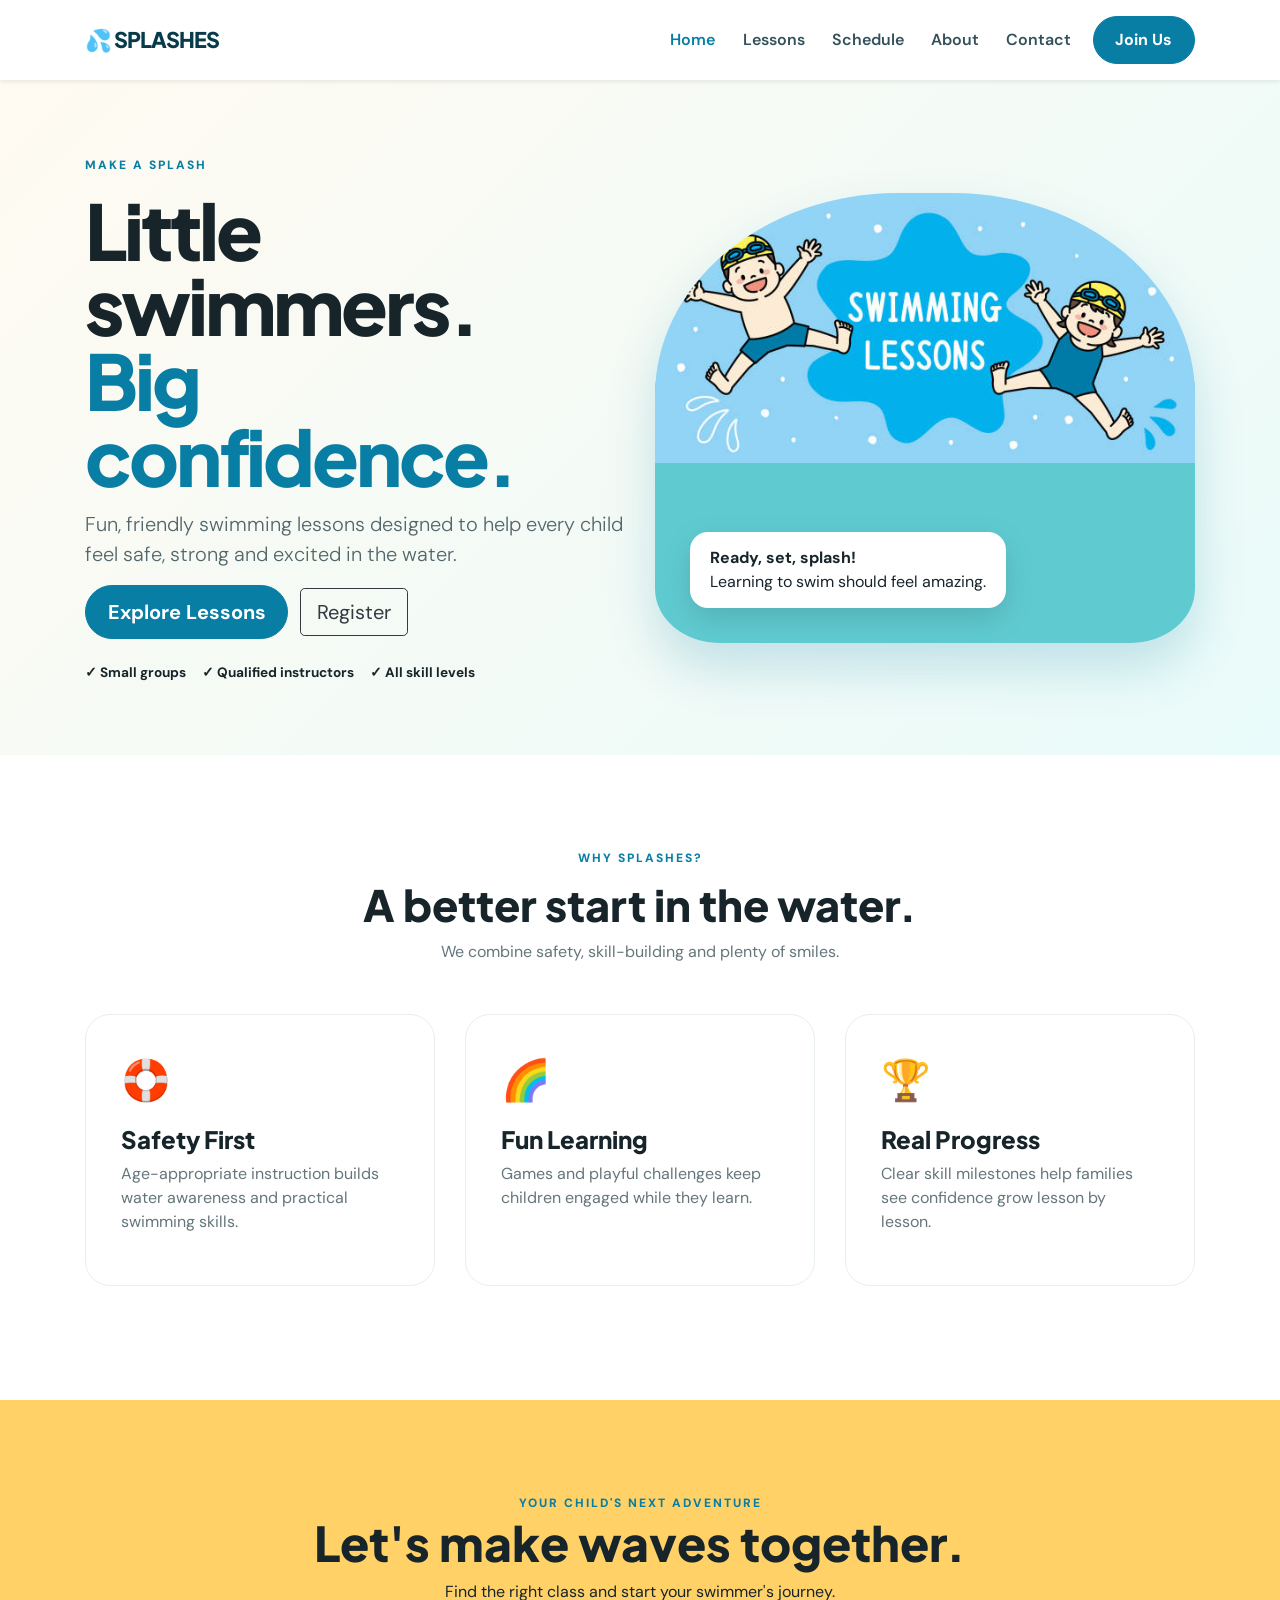
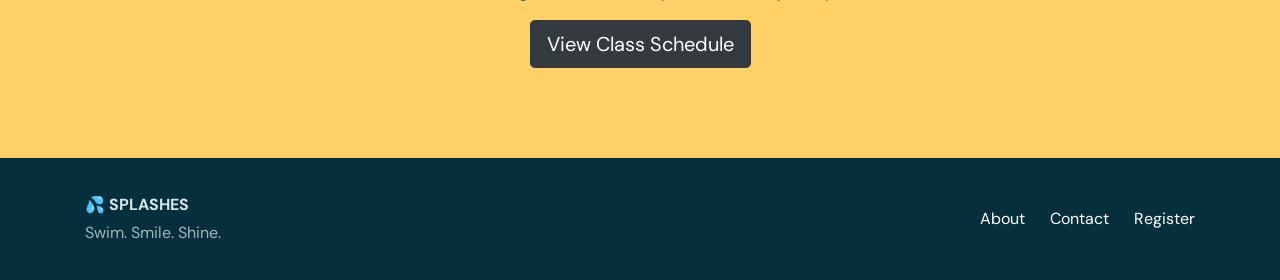
<file: index.html>
<!DOCTYPE html>
<html lang="en">
<head>
  <!-- Splashes Project 1 | Home -->
  <meta charset="UTF-8">
  <meta name="viewport" content="width=device-width, initial-scale=1">
  <meta name="description" content="Splashes swimming lessons help children become confident, safe and happy swimmers.">
  <meta name="keywords" content="children swimming lessons, swim classes, Splashes">
  <title>Splashes | Swim With Confidence</title>
  <link href="https://cdn.jsdelivr.net/npm/bootstrap@4.6.2/dist/css/bootstrap.min.css" rel="stylesheet">
  <link rel="stylesheet" href="css/style.css">
</head>
<body>
<nav class="navbar navbar-expand-lg navbar-light bg-white sticky-top shadow-sm">
  <div class="container">
    <a class="navbar-brand brand" href="index.html">💦 SPLASHES</a>
    <button class="navbar-toggler" data-toggle="collapse" data-target="#nav"><span class="navbar-toggler-icon"></span></button>
    <div class="collapse navbar-collapse" id="nav">
      <ul class="navbar-nav ml-auto align-items-lg-center">
        <li class="nav-item"><a class="nav-link active" href="index.html">Home</a></li>
        <li class="nav-item"><a class="nav-link" href="lessons.html">Lessons</a></li>
        <li class="nav-item"><a class="nav-link" href="schedule.html">Schedule</a></li>
        <li class="nav-item"><a class="nav-link" href="about.html">About</a></li>
        <li class="nav-item"><a class="nav-link" href="contact.html">Contact</a></li>
        <li class="nav-item ml-lg-2"><button class="btn btn-splash" data-toggle="modal" data-target="#registerModal">Join Us</button></li>
      </ul>
    </div>
  </div>
</nav>

<header class="hero">
  <div class="container">
    <div class="row align-items-center min-vh-75">
      <div class="col-lg-6 py-5">
        <span class="eyebrow">MAKE A SPLASH</span>
        <h1>Little swimmers.<br><span>Big confidence.</span></h1>
        <p class="lead">Fun, friendly swimming lessons designed to help every child feel safe, strong and excited in the water.</p>
        <a href="lessons.html" class="btn btn-splash btn-lg mr-2">Explore Lessons</a>
        <button class="btn btn-outline-dark btn-lg" data-toggle="modal" data-target="#registerModal">Register</button>
        <div class="trust-row mt-4"><span>✓ Small groups</span><span>✓ Qualified instructors</span><span>✓ All skill levels</span></div>
      </div>
      <div class="col-lg-6">
        <div class="hero-card">
          <img src="images/swimming-lessons.jpg" alt="Make a Splash" class="img-fluid mb-3">
          <div class="hero-note"><strong>Ready, set, splash!</strong><br>Learning to swim should feel amazing.</div>
        </div>
      </div>
    </div>
  </div>
</header>

<section class="section-pad">
  <div class="container">
    <div class="section-title text-center">
      <span class="eyebrow">WHY SPLASHES?</span>
      <h2>A better start in the water.</h2>
      <p>We combine safety, skill-building and plenty of smiles.</p>
    </div>
    <div class="row">
      <div class="col-md-4 mb-4"><div class="feature-card"><div class="icon">🛟</div><h4>Safety First</h4><p>Age-appropriate instruction builds water awareness and practical swimming skills.</p></div></div>
      <div class="col-md-4 mb-4"><div class="feature-card"><div class="icon">🌈</div><h4>Fun Learning</h4><p>Games and playful challenges keep children engaged while they learn.</p></div></div>
      <div class="col-md-4 mb-4"><div class="feature-card"><div class="icon">🏆</div><h4>Real Progress</h4><p>Clear skill milestones help families see confidence grow lesson by lesson.</p></div></div>
    </div>
  </div>
</section>

<section class="cta-section">
  <div class="container text-center">
    <span class="eyebrow">YOUR CHILD'S NEXT ADVENTURE</span>
    <h2>Let's make waves together.</h2>
    <p>Find the right class and start your swimmer's journey.</p>
    <a href="schedule.html" class="btn btn-dark btn-lg">View Class Schedule</a>
  </div>
</section>

<footer>
  <div class="container d-flex flex-column flex-md-row justify-content-between">
    <div>
      <strong>💦 SPLASHES</strong>
      <p class="mb-0">Swim. Smile. Shine.</p>
    </div>
    <div class="footer-links"><a href="about.html">About</a><a href="contact.html">Contact</a><a href="#" data-toggle="modal" data-target="#registerModal">Register</a></div>
  </div>
</footer>

<div class="modal fade" id="registerModal" tabindex="-1">
  <div class="modal-dialog modal-dialog-centered"><div class="modal-content register-modal">
    <div class="modal-header border-0"><h4>Make a Splash!</h4><button class="close" data-dismiss="modal">&times;</button></div>
    <div class="modal-body"><p>Tell us a little about your swimmer and we'll help find the right class.</p>
      <form class="register-form">
        <input class="form-control mb-3" placeholder="Parent / Guardian Name" required>
        <input class="form-control mb-3" type="email" placeholder="Email Address" required>
        <select class="form-control mb-3"><option>Swimmer's age</option><option>3–4</option><option>5–7</option><option>8–10</option><option>11–13</option></select>
        <button class="btn btn-splash btn-block" type="submit">Start Registration</button>
      </form>
    </div>
  </div></div>
</div>

<script src="https://code.jquery.com/jquery-3.7.1.min.js"></script>
<script src="https://cdn.jsdelivr.net/npm/bootstrap@4.6.2/dist/js/bootstrap.bundle.min.js"></script>
<script src="js/script.js"></script>
</body>
</html>
</file>
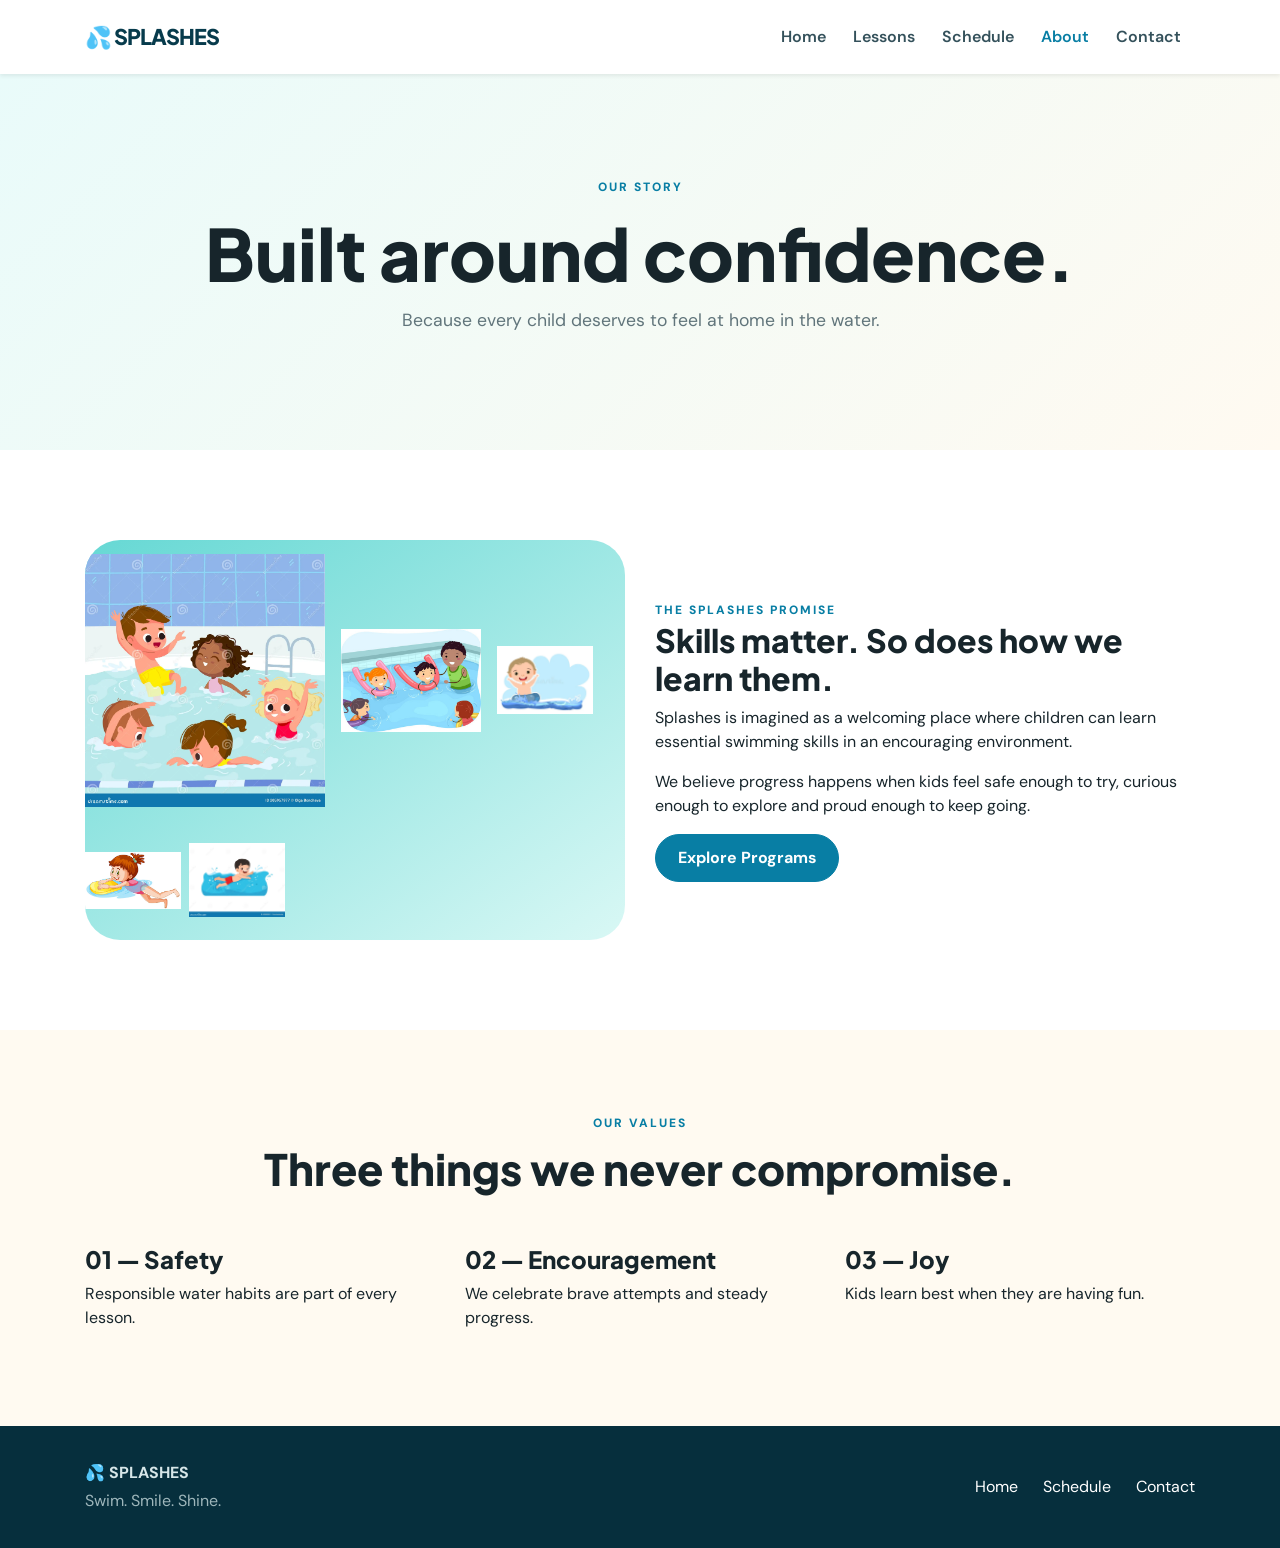
<file: about.html>
<!DOCTYPE html>
<html lang="en">
<head>
	<meta charset="UTF-8">
	<meta name="viewport" content="width=device-width, initial-scale=1">
	<meta name="description" content="Learn about the mission behind Splashes children's swimming lessons.">
	<title>Splashes | About Us</title>
	<link href="https://cdn.jsdelivr.net/npm/bootstrap@4.6.2/dist/css/bootstrap.min.css" rel="stylesheet">
	<link rel="stylesheet" href="css/style.css">
</head>
<body>
<nav class="navbar navbar-expand-lg navbar-light bg-white sticky-top shadow-sm">
	<div class="container">
		<a class="navbar-brand brand" href="index.html">💦 SPLASHES</a>
		<button class="navbar-toggler" data-toggle="collapse" data-target="#nav"><span class="navbar-toggler-icon"></span></button>
		<div class="collapse navbar-collapse" id="nav"><ul class="navbar-nav ml-auto"><li class="nav-item"><a class="nav-link" href="index.html">Home</a></li><li class="nav-item"><a class="nav-link" href="lessons.html">Lessons</a></li><li class="nav-item"><a class="nav-link" href="schedule.html">Schedule</a></li><li class="nav-item"><a class="nav-link active" href="about.html">About</a></li><li class="nav-item"><a class="nav-link" href="contact.html">Contact</a></li></ul></div>
	</div>
</nav>
<section class="page-hero"><div class="container text-center"><span class="eyebrow">OUR STORY</span><h1>Built around confidence.</h1><p>Because every child deserves to feel at home in the water.</p></div></section>
<section class="section-pad">
	<div class="container">
		<div class="row align-items-center">
			<div class="col-lg-6">
				<div class="about-art d-flex flex-wrap align-items-center">
					<img src="images/kids.png" alt="Group of kids" class="img-fluid mr-3 mb-2" style="max-width:240px;">
					<img src="images/instructor.png" alt="Instructor" class="img-fluid mr-3 mb-2" style="max-width:140px;">
					<img src="images/baby-swimming.png" alt="Baby swimmer" class="img-fluid mr-2 mb-2" style="max-width:96px;">
					<img src="images/girl-swimming.png" alt="Girl swimming" class="img-fluid mr-2 mb-2" style="max-width:96px;">
					<img src="images/boy-swimming.png" alt="Boy swimming" class="img-fluid mb-2" style="max-width:96px;">
				</div>
			</div>
			<div class="col-lg-6">
				<span class="eyebrow">THE SPLASHES PROMISE</span>
				<h2>Skills matter. So does how we learn them.</h2>
				<p>Splashes is imagined as a welcoming place where children can learn essential swimming skills in an encouraging environment.</p>
				<p>We believe progress happens when kids feel safe enough to try, curious enough to explore and proud enough to keep going.</p>
				<a class="btn btn-splash" href="lessons.html">Explore Programs</a>
			</div>
		</div>
	</div>
</section>
<section class="section-soft"><div class="container"><div class="section-title text-center"><span class="eyebrow">OUR VALUES</span><h2>Three things we never compromise.</h2></div><div class="row"><div class="col-md-4"><h4>01 — Safety</h4><p>Responsible water habits are part of every lesson.</p></div><div class="col-md-4"><h4>02 — Encouragement</h4><p>We celebrate brave attempts and steady progress.</p></div><div class="col-md-4"><h4>03 — Joy</h4><p>Kids learn best when they are having fun.</p></div></div></div></section>
<footer>
	<div class="container d-flex justify-content-between">
		<div>
			<strong>💦 SPLASHES</strong>
			<p>Swim. Smile. Shine.</p>
		</div>
		<div class="footer-links"><a href="index.html">Home</a><a href="schedule.html">Schedule</a><a href="contact.html">Contact</a></div>
	</div>
</footer>
<script src="https://code.jquery.com/jquery-3.7.1.min.js"></script>
<script src="https://cdn.jsdelivr.net/npm/bootstrap@4.6.2/dist/js/bootstrap.bundle.min.js"></script>
<script src="js/script.js"></script>
</body>
</html>
</file>
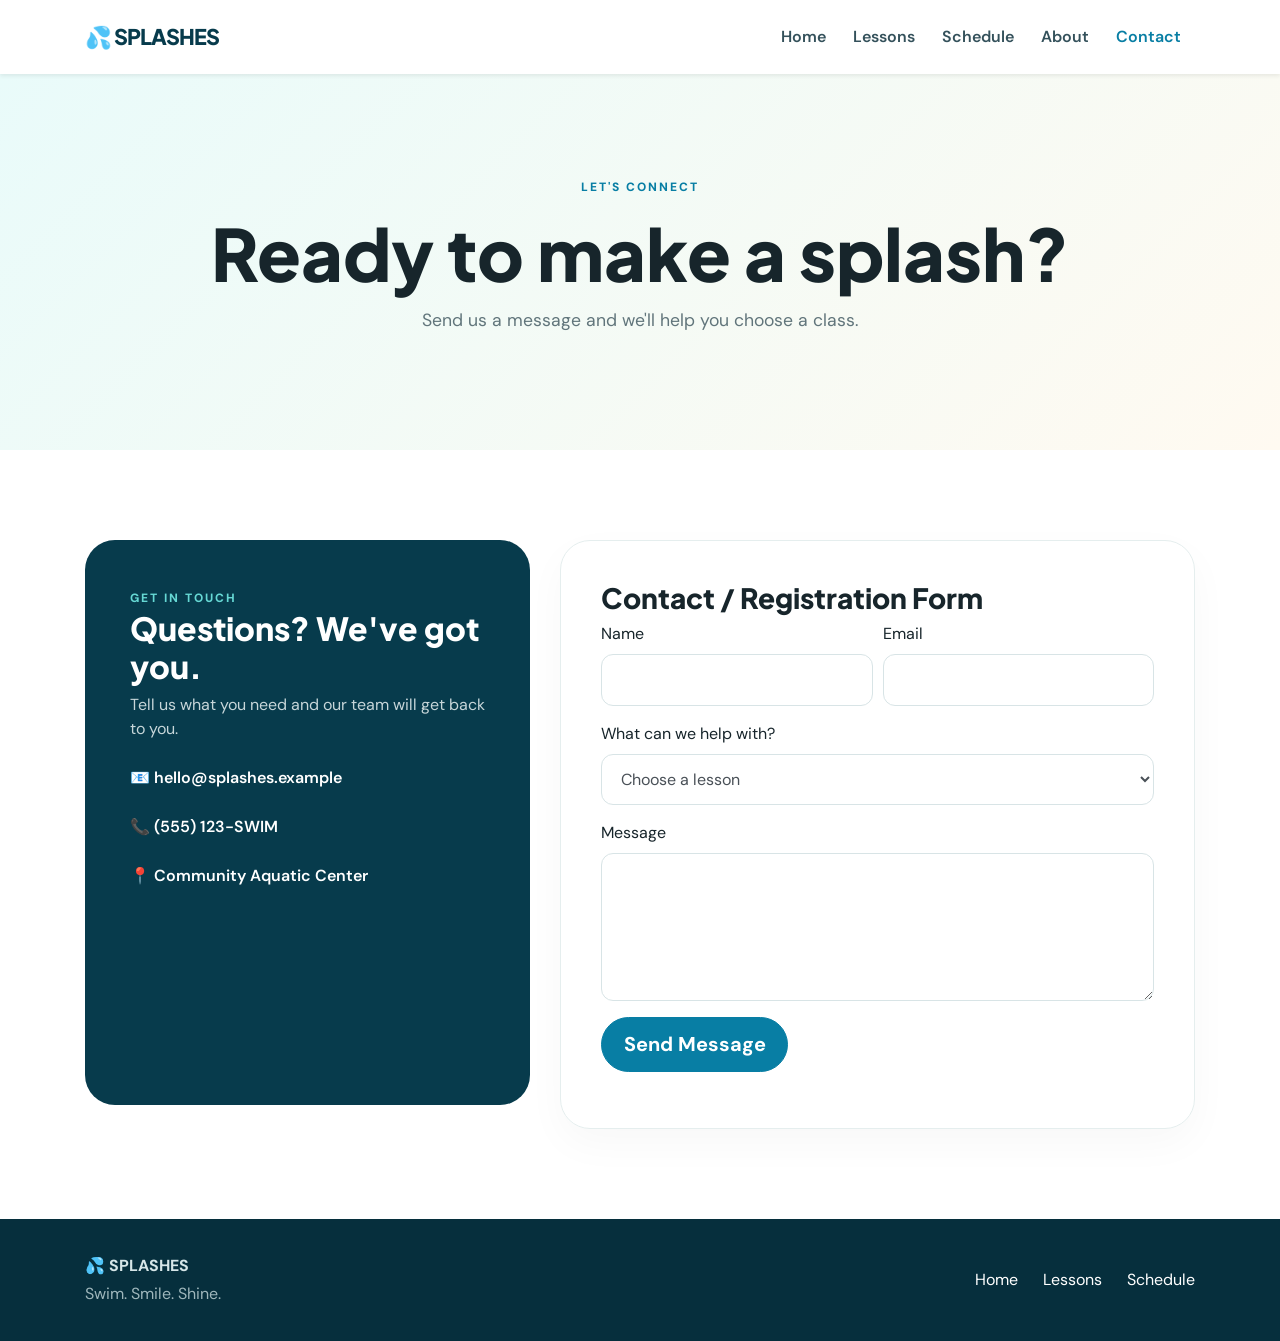
<file: contact.html>
<!DOCTYPE html>
<html lang="en"><head>
<meta charset="UTF-8"><meta name="viewport" content="width=device-width, initial-scale=1">
<meta name="description" content="Contact Splashes and request information about swimming lessons.">
<title>Splashes | Contact</title>
<link href="https://cdn.jsdelivr.net/npm/bootstrap@4.6.2/dist/css/bootstrap.min.css" rel="stylesheet"><link rel="stylesheet" href="css/style.css">
</head><body>
<nav class="navbar navbar-expand-lg navbar-light bg-white sticky-top shadow-sm"><div class="container"><a class="navbar-brand brand" href="index.html">💦 SPLASHES</a><button class="navbar-toggler" data-toggle="collapse" data-target="#nav"><span class="navbar-toggler-icon"></span></button><div class="collapse navbar-collapse" id="nav"><ul class="navbar-nav ml-auto"><li class="nav-item"><a class="nav-link" href="index.html">Home</a></li><li class="nav-item"><a class="nav-link" href="lessons.html">Lessons</a></li><li class="nav-item"><a class="nav-link" href="schedule.html">Schedule</a></li><li class="nav-item"><a class="nav-link" href="about.html">About</a></li><li class="nav-item"><a class="nav-link active" href="contact.html">Contact</a></li></ul></div></div></nav>
<section class="page-hero"><div class="container text-center"><span class="eyebrow">LET'S CONNECT</span><h1>Ready to make a splash?</h1><p>Send us a message and we'll help you choose a class.</p></div></section>
<section class="section-pad"><div class="container"><div class="row"><div class="col-lg-5 mb-4"><div class="contact-card"><span class="eyebrow">GET IN TOUCH</span><h2>Questions? We've got you.</h2><p>Tell us what you need and our team will get back to you.</p><div class="contact-line">📧 <span>hello@splashes.example</span></div><div class="contact-line">📞 <span>(555) 123-SWIM</span></div><div class="contact-line">📍 <span>Community Aquatic Center</span></div></div></div>
<div class="col-lg-7"><div class="form-card"><h3>Contact / Registration Form</h3><form id="contactForm"><div class="form-row"><div class="col-md-6"><label>Name</label><input id="name" class="form-control" required></div><div class="col-md-6"><label>Email</label><input id="email" type="email" class="form-control" required></div></div><div class="form-group mt-3"><label>What can we help with?</label><select class="form-control"><option>Choose a lesson</option><option>Little Minnows</option><option>Confident Kids</option><option>Strong Swimmers</option><option>Next Level</option></select></div><div class="form-group"><label>Message</label><textarea class="form-control" rows="5" required></textarea></div><button class="btn btn-splash btn-lg" type="submit">Send Message</button><div id="formMessage" class="mt-3"></div></form></div></div></div></div></section>
<footer>
	<div class="container d-flex justify-content-between">
		<div>
			<strong>💦 SPLASHES</strong>
			<p>Swim. Smile. Shine.</p>
		</div>
		<div class="footer-links"><a href="index.html">Home</a><a href="lessons.html">Lessons</a><a href="schedule.html">Schedule</a></div>
	</div>
</footer>
<script src="https://code.jquery.com/jquery-3.7.1.min.js"></script><script src="https://cdn.jsdelivr.net/npm/bootstrap@4.6.2/dist/js/bootstrap.bundle.min.js"></script><script src="js/script.js"></script></body></html>
</file>
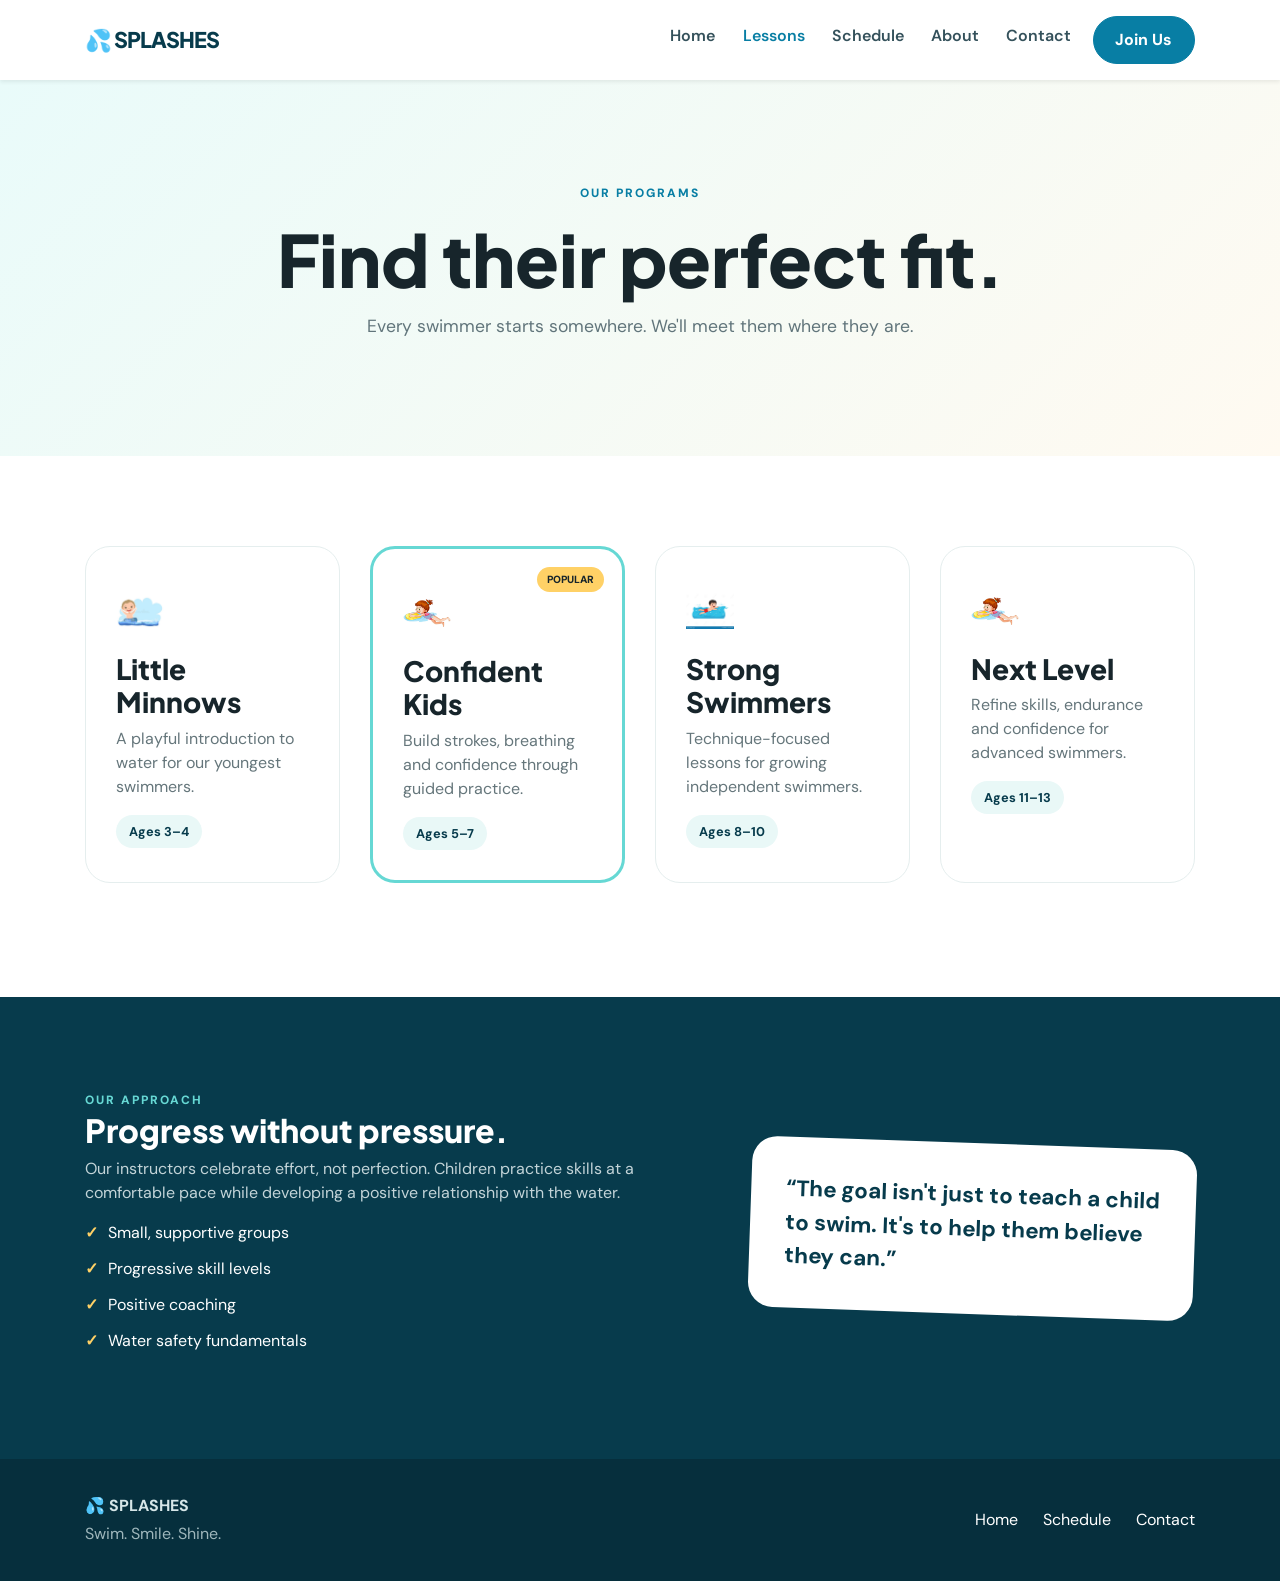
<file: lessons.html>
<!DOCTYPE html>
<html lang="en"><head>
<meta charset="UTF-8"><meta name="viewport" content="width=device-width, initial-scale=1">
<meta name="description" content="Explore Splashes swimming lesson programs for children.">
<title>Splashes | Lessons</title>
<link href="https://cdn.jsdelivr.net/npm/bootstrap@4.6.2/dist/css/bootstrap.min.css" rel="stylesheet"><link rel="stylesheet" href="css/style.css">
</head><body>
<nav class="navbar navbar-expand-lg navbar-light bg-white sticky-top shadow-sm"><div class="container"><a class="navbar-brand brand" href="index.html">💦 SPLASHES</a><button class="navbar-toggler" data-toggle="collapse" data-target="#nav"><span class="navbar-toggler-icon"></span></button><div class="collapse navbar-collapse" id="nav"><ul class="navbar-nav ml-auto"><li class="nav-item"><a class="nav-link" href="index.html">Home</a></li><li class="nav-item"><a class="nav-link active" href="lessons.html">Lessons</a></li><li class="nav-item"><a class="nav-link" href="schedule.html">Schedule</a></li><li class="nav-item"><a class="nav-link" href="about.html">About</a></li><li class="nav-item"><a class="nav-link" href="contact.html">Contact</a></li><li class="nav-item ml-lg-2"><button class="btn btn-splash" data-toggle="modal" data-target="#registerModal">Join Us</button></li></ul></div></div></nav>

<section class="page-hero"><div class="container text-center"><span class="eyebrow">OUR PROGRAMS</span><h1>Find their perfect fit.</h1><p>Every swimmer starts somewhere. We'll meet them where they are.</p></div></section>
<section class="section-pad"><div class="container"><div class="row">
<div class="col-md-6 col-lg-3 mb-4"><div class="lesson-card"><div class="lesson-icon"><img src="images/baby-swimming.png" alt="Little Minnows" width="48"></div><h3>Little Minnows</h3><p>A playful introduction to water for our youngest swimmers.</p><span class="pill">Ages 3–4</span></div></div>
<div class="col-md-6 col-lg-3 mb-4"><div class="lesson-card featured"><div class="popular">POPULAR</div><div class="lesson-icon"><img src="images/girl-swimming.png" alt="Confident Kids" width="48"></div><h3>Confident Kids</h3><p>Build strokes, breathing and confidence through guided practice.</p><span class="pill">Ages 5–7</span></div></div>
<div class="col-md-6 col-lg-3 mb-4"><div class="lesson-card"><div class="lesson-icon"><img src="images/boy-swimming.png" alt="Strong Swimmers" width="48"></div><h3>Strong Swimmers</h3><p>Technique-focused lessons for growing independent swimmers.</p><span class="pill">Ages 8–10</span></div></div>
<div class="col-md-6 col-lg-3 mb-4"><div class="lesson-card"><div class="lesson-icon"><img src="images/girl-swimming.png" alt="Next Level" width="48"></div><h3>Next Level</h3><p>Refine skills, endurance and confidence for advanced swimmers.</p><span class="pill">Ages 11–13</span></div></div>
</div></div></section>

<section class="dark-section"><div class="container"><div class="row align-items-center"><div class="col-lg-7"><span class="eyebrow">OUR APPROACH</span><h2>Progress without pressure.</h2><p>Our instructors celebrate effort, not perfection. Children practice skills at a comfortable pace while developing a positive relationship with the water.</p><ul class="check-list"><li>Small, supportive groups</li><li>Progressive skill levels</li><li>Positive coaching</li><li>Water safety fundamentals</li></ul></div><div class="col-lg-5"><div class="quote-card">“The goal isn't just to teach a child to swim. It's to help them believe they can.”</div></div></div></div></section>

<footer>
	<div class="container d-flex justify-content-between">
		<div>
			<strong>💦 SPLASHES</strong>
			<p>Swim. Smile. Shine.</p>
		</div>
		<div class="footer-links"><a href="index.html">Home</a><a href="schedule.html">Schedule</a><a href="contact.html">Contact</a></div>
	</div>
</footer>
<div class="modal fade" id="registerModal"><div class="modal-dialog modal-dialog-centered"><div class="modal-content register-modal"><div class="modal-header border-0"><h4>Make a Splash!</h4><button class="close" data-dismiss="modal">&times;</button></div><div class="modal-body"><form class="register-form"><input class="form-control mb-3" placeholder="Parent / Guardian Name" required><input class="form-control mb-3" type="email" placeholder="Email Address" required><button class="btn btn-splash btn-block">Start Registration</button></form></div></div></div></div>
<script src="https://code.jquery.com/jquery-3.7.1.min.js"></script><script src="https://cdn.jsdelivr.net/npm/bootstrap@4.6.2/dist/js/bootstrap.bundle.min.js"></script><script src="js/script.js"></script></body></html>
</file>
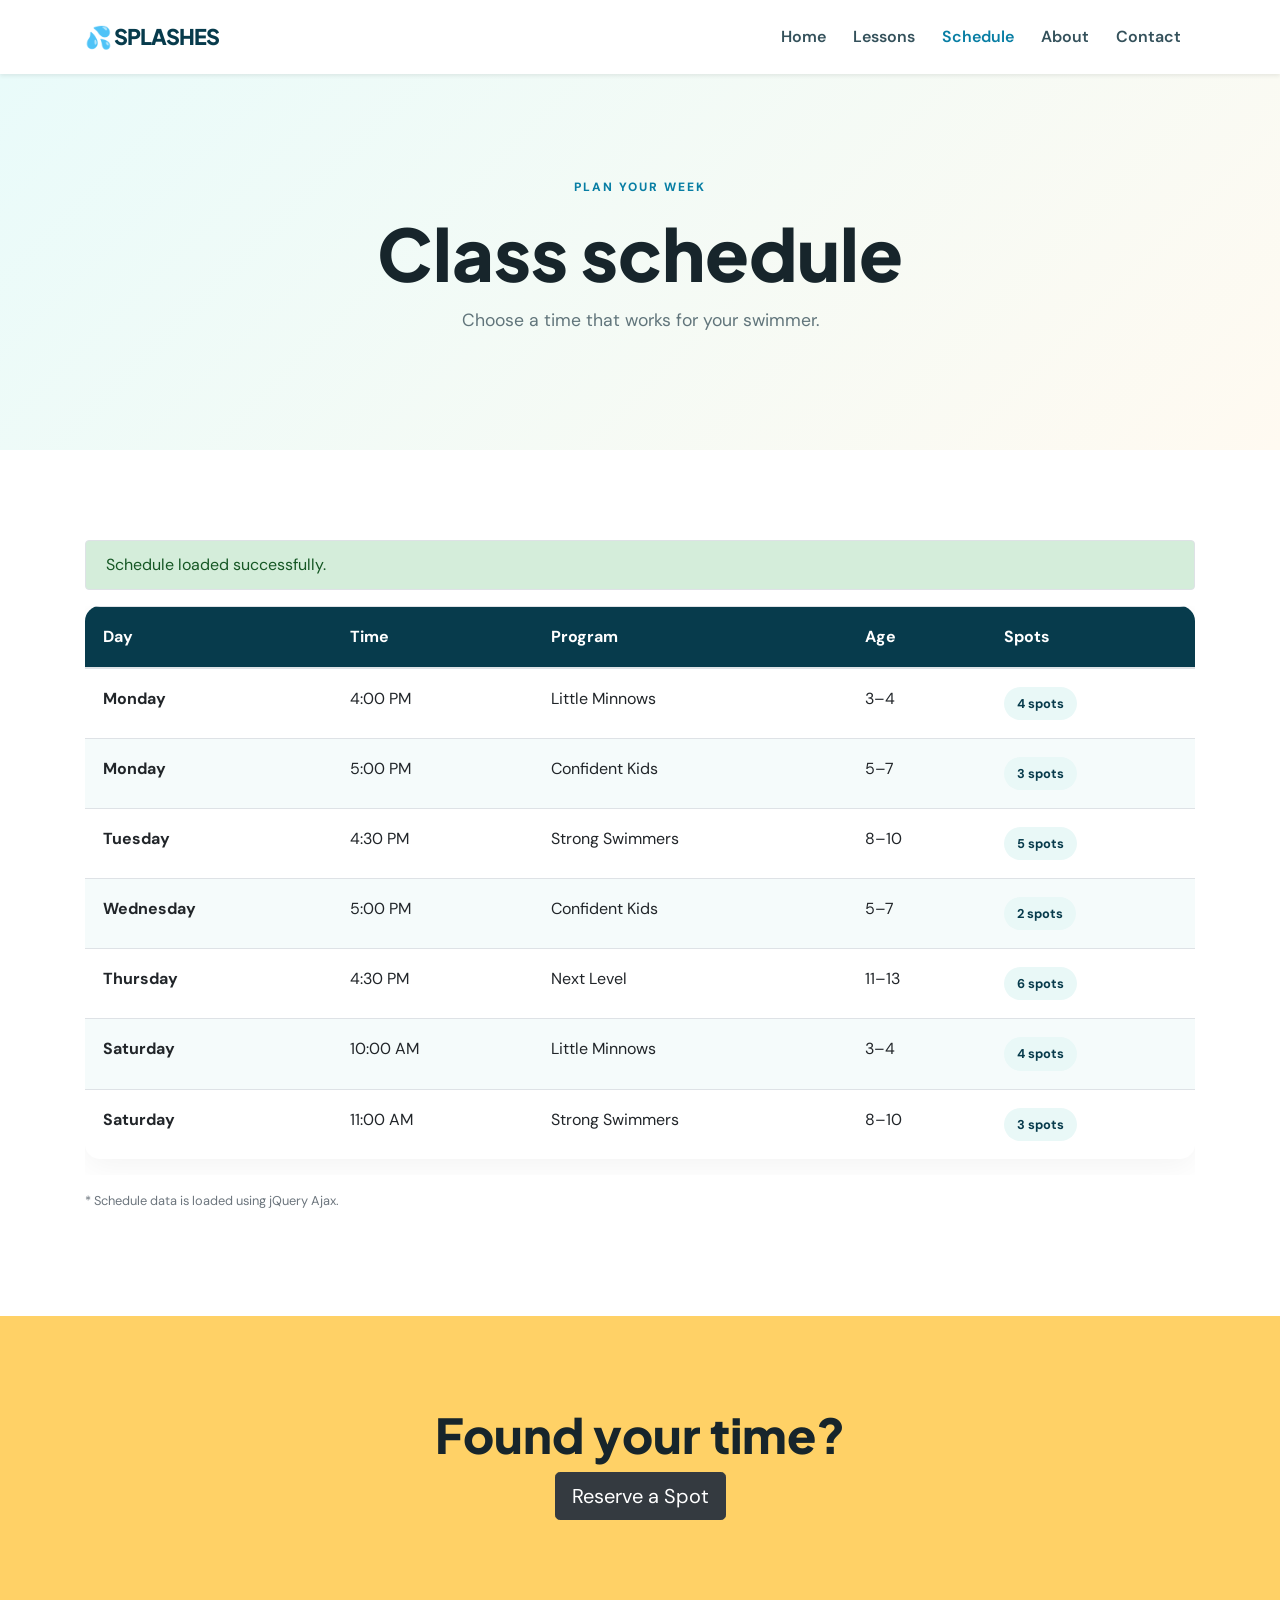
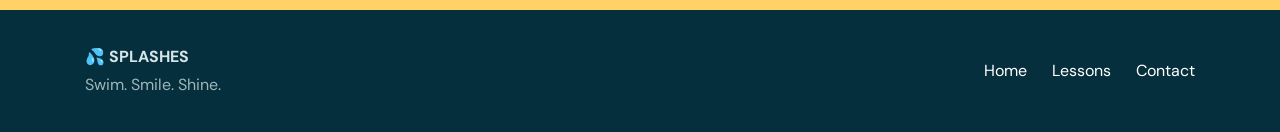
<file: schedule.html>
<!DOCTYPE html>
<html lang="en"><head>
<meta charset="UTF-8"><meta name="viewport" content="width=device-width, initial-scale=1">
<meta name="description" content="Splashes weekly swimming lesson schedule.">
<title>Splashes | Schedule</title>
<link href="https://cdn.jsdelivr.net/npm/bootstrap@4.6.2/dist/css/bootstrap.min.css" rel="stylesheet"><link rel="stylesheet" href="css/style.css">
</head><body>
<nav class="navbar navbar-expand-lg navbar-light bg-white sticky-top shadow-sm"><div class="container"><a class="navbar-brand brand" href="index.html">💦 SPLASHES</a><button class="navbar-toggler" data-toggle="collapse" data-target="#nav"><span class="navbar-toggler-icon"></span></button><div class="collapse navbar-collapse" id="nav"><ul class="navbar-nav ml-auto"><li class="nav-item"><a class="nav-link" href="index.html">Home</a></li><li class="nav-item"><a class="nav-link" href="lessons.html">Lessons</a></li><li class="nav-item"><a class="nav-link active" href="schedule.html">Schedule</a></li><li class="nav-item"><a class="nav-link" href="about.html">About</a></li><li class="nav-item"><a class="nav-link" href="contact.html">Contact</a></li></ul></div></div></nav>
<section class="page-hero"><div class="container text-center"><span class="eyebrow">PLAN YOUR WEEK</span><h1>Class schedule</h1><p>Choose a time that works for your swimmer.</p></div></section>
<section class="section-pad"><div class="container"><div id="scheduleStatus" class="alert alert-light border">Loading our latest schedule...</div>
<div class="table-responsive"><table class="table schedule-table"><thead><tr><th>Day</th><th>Time</th><th>Program</th><th>Age</th><th>Spots</th></tr></thead><tbody id="scheduleBody"></tbody></table></div>
<p class="small text-muted mt-3">* Schedule data is loaded using jQuery Ajax.</p></div></section>
<section class="cta-section"><div class="container text-center"><h2>Found your time?</h2><a href="contact.html" class="btn btn-dark btn-lg">Reserve a Spot</a></div></section>
<footer>
	<div class="container d-flex justify-content-between">
		<div>
			<strong>💦 SPLASHES</strong>
			<p>Swim. Smile. Shine.</p>
		</div>
		<div class="footer-links"><a href="index.html">Home</a><a href="lessons.html">Lessons</a><a href="contact.html">Contact</a></div>
	</div>
</footer>
<script src="https://code.jquery.com/jquery-3.7.1.min.js"></script><script src="https://cdn.jsdelivr.net/npm/bootstrap@4.6.2/dist/js/bootstrap.bundle.min.js"></script><script src="js/script.js"></script></body></html>
</file>
<file: css/style.css>
@import url('https://fonts.googleapis.com/css2?family=DM+Sans:wght@400;500;700&family=Plus+Jakarta+Sans:wght@600;700;800&display=swap');
:root{--blue:#087ea4;--deep:#073b4c;--aqua:#66d8d4;--yellow:#ffd166;--cream:#fffaf1;--ink:#17252b}
*{box-sizing:border-box}body{font-family:'DM Sans',sans-serif;color:var(--ink);background:#fff}h1,h2,h3,h4,.brand{font-family:'Plus Jakarta Sans',sans-serif;font-weight:800}.brand{color:var(--deep)!important;letter-spacing:-1px;font-size:1.35rem}.brand span{font-size:1.5rem}.navbar{padding:1rem 0}.nav-link{font-weight:600;color:#34515b!important;margin:0 .35rem}.nav-link:hover,.nav-link.active{color:var(--blue)!important}.btn-splash{background:var(--blue);border-color:var(--blue);color:#fff;font-weight:700;border-radius:50px;padding:.7rem 1.35rem}.btn-splash:hover{background:var(--deep);color:#fff}.eyebrow{font-size:.75rem;letter-spacing:2px;font-weight:800;color:var(--blue)}.hero{background:linear-gradient(135deg,#fffaf1 0%,#e9fbfa 100%);overflow:hidden}.min-vh-75{min-height:75vh}.hero h1{font-size:clamp(3rem,6vw,5.4rem);line-height:.98;letter-spacing:-3px;margin:1rem 0}.hero h1 span{color:var(--blue)}.hero p{max-width:580px;color:#52666c}.trust-row{display:flex;gap:1rem;flex-wrap:wrap;font-size:.85rem;font-weight:700}.hero-card{height:450px;background:linear-gradient(180deg,#c7f2ef 0 42%,#5fcbd1 42%);border-radius:45% 45% 12% 12%;position:relative;overflow:hidden;box-shadow:0 25px 50px #087ea433}.sun{width:100px;height:100px;background:var(--yellow);border-radius:50%;position:absolute;right:15%;top:12%}.swimmer{position:absolute;font-size:7rem;left:28%;top:27%;transform:rotate(-7deg)}.wave{position:absolute;width:150%;height:130px;border-radius:50% 50% 0 0;background:#3db9c5;left:-20%;bottom:-50px}.wave2{bottom:-80px;left:-10%;background:#2699ae}.float-bubble{position:absolute;background:#fff8;border-radius:50%;padding:15px;z-index:3}.b1{left:12%;top:22%}.b2{right:10%;top:45%}.hero-note{position:absolute;bottom:35px;left:35px;background:#fff;padding:14px 20px;border-radius:18px;box-shadow:0 10px 30px #0002;z-index:5}.section-pad{padding:90px 0}.section-title{margin-bottom:50px}.section-title h2{font-size:2.7rem;margin:.6rem 0}.section-title p{color:#65767b}.feature-card{padding:35px;border-radius:25px;background:#fff;border:1px solid #e9eeee;height:100%;transition:.25s}.feature-card:hover,.lesson-card:hover{transform:translateY(-7px);box-shadow:0 18px 40px #0a526014}.icon,.lesson-icon{font-size:2.5rem;margin-bottom:15px}.feature-card p,.lesson-card p{color:#65767b}.cta-section{padding:90px 20px;background:var(--yellow)}.cta-section h2{font-size:3rem}.page-hero{padding:100px 0;background:linear-gradient(135deg,#e9fbfa,#fffaf1)}.page-hero h1{font-size:clamp(2.8rem,6vw,4.5rem);margin:.7rem 0}.page-hero p{color:#61757b;font-size:1.1rem}.lesson-card{position:relative;padding:30px;border-radius:25px;background:#fff;border:1px solid #e5eeee;height:100%;transition:.25s}.lesson-card.featured{border:3px solid var(--aqua)}.popular{position:absolute;right:18px;top:18px;background:var(--yellow);padding:5px 10px;border-radius:30px;font-size:.65rem;font-weight:800}.pill{display:inline-block;background:#e9f8f7;color:var(--deep);padding:7px 13px;border-radius:30px;font-weight:700;font-size:.8rem}.dark-section{padding:90px 0;background:var(--deep);color:#fff}.dark-section p{color:#c3d4d8}.dark-section .eyebrow{color:var(--aqua)}.check-list{list-style:none;padding:0}.check-list li{margin:12px 0}.check-list li:before{content:'✓';color:var(--yellow);font-weight:800;margin-right:10px}.quote-card{background:#fff;color:var(--deep);padding:35px;border-radius:25px;font-size:1.4rem;font-weight:700;transform:rotate(2deg)}.schedule-table{border-radius:15px;overflow:hidden;box-shadow:0 8px 30px #0000000c}.schedule-table thead{background:var(--deep);color:#fff}.schedule-table td,.schedule-table th{padding:18px}.schedule-table tbody tr:nth-child(even){background:#f5fbfb}.about-art{height:400px;border-radius:35px;background:linear-gradient(145deg,var(--aqua),#d9f8f5);position:relative;overflow:hidden}.about-art span{position:absolute;font-size:4rem}.about-art span:nth-child(1){left:15%;top:20%}.about-art span:nth-child(2){left:42%;top:35%;font-size:7rem}.about-art span:nth-child(3){right:12%;top:15%}.about-art span:nth-child(4){right:20%;bottom:15%}.section-soft{padding:80px 0;background:var(--cream)}.contact-card{background:var(--deep);color:#fff;padding:45px;border-radius:30px;height:100%}.contact-card p{color:#c7d6d9}.contact-card .eyebrow{color:var(--aqua)}.contact-line{margin:25px 0;font-weight:600}.form-card{padding:40px;border:1px solid #e5eeee;border-radius:30px;box-shadow:0 15px 40px #00000008}.form-control{border-radius:12px;padding:13px 15px;height:auto;border:1px solid #d8e4e6}.form-control:focus{border-color:var(--aqua);box-shadow:0 0 0 3px #66d8d433}footer{background:#062f3d;color:#d6e6e8;padding:35px 0}footer p{margin:.25rem 0 0;color:#9eb6bb}.footer-links{display:flex;gap:25px;align-items:center}.footer-links a{color:#fff;text-decoration:none}.register-modal{border:0;border-radius:25px;padding:10px}.register-modal .modal-header h4{color:var(--deep)}@media(max-width:991px){.hero-card{margin-top:30px;height:360px}.nav-item{margin:.25rem 0}.section-pad{padding:65px 0}}@media(max-width:575px){.hero h1{letter-spacing:-2px}.hero-card{height:300px}.swimmer{font-size:5rem}.hero-note{left:15px;bottom:20px}.section-title h2,.cta-section h2{font-size:2.2rem}.page-hero{padding:70px 15px}.footer-links{margin-top:20px}.footer-links{flex-wrap:wrap}.section-pad{padding:55px 0}}
</file>
